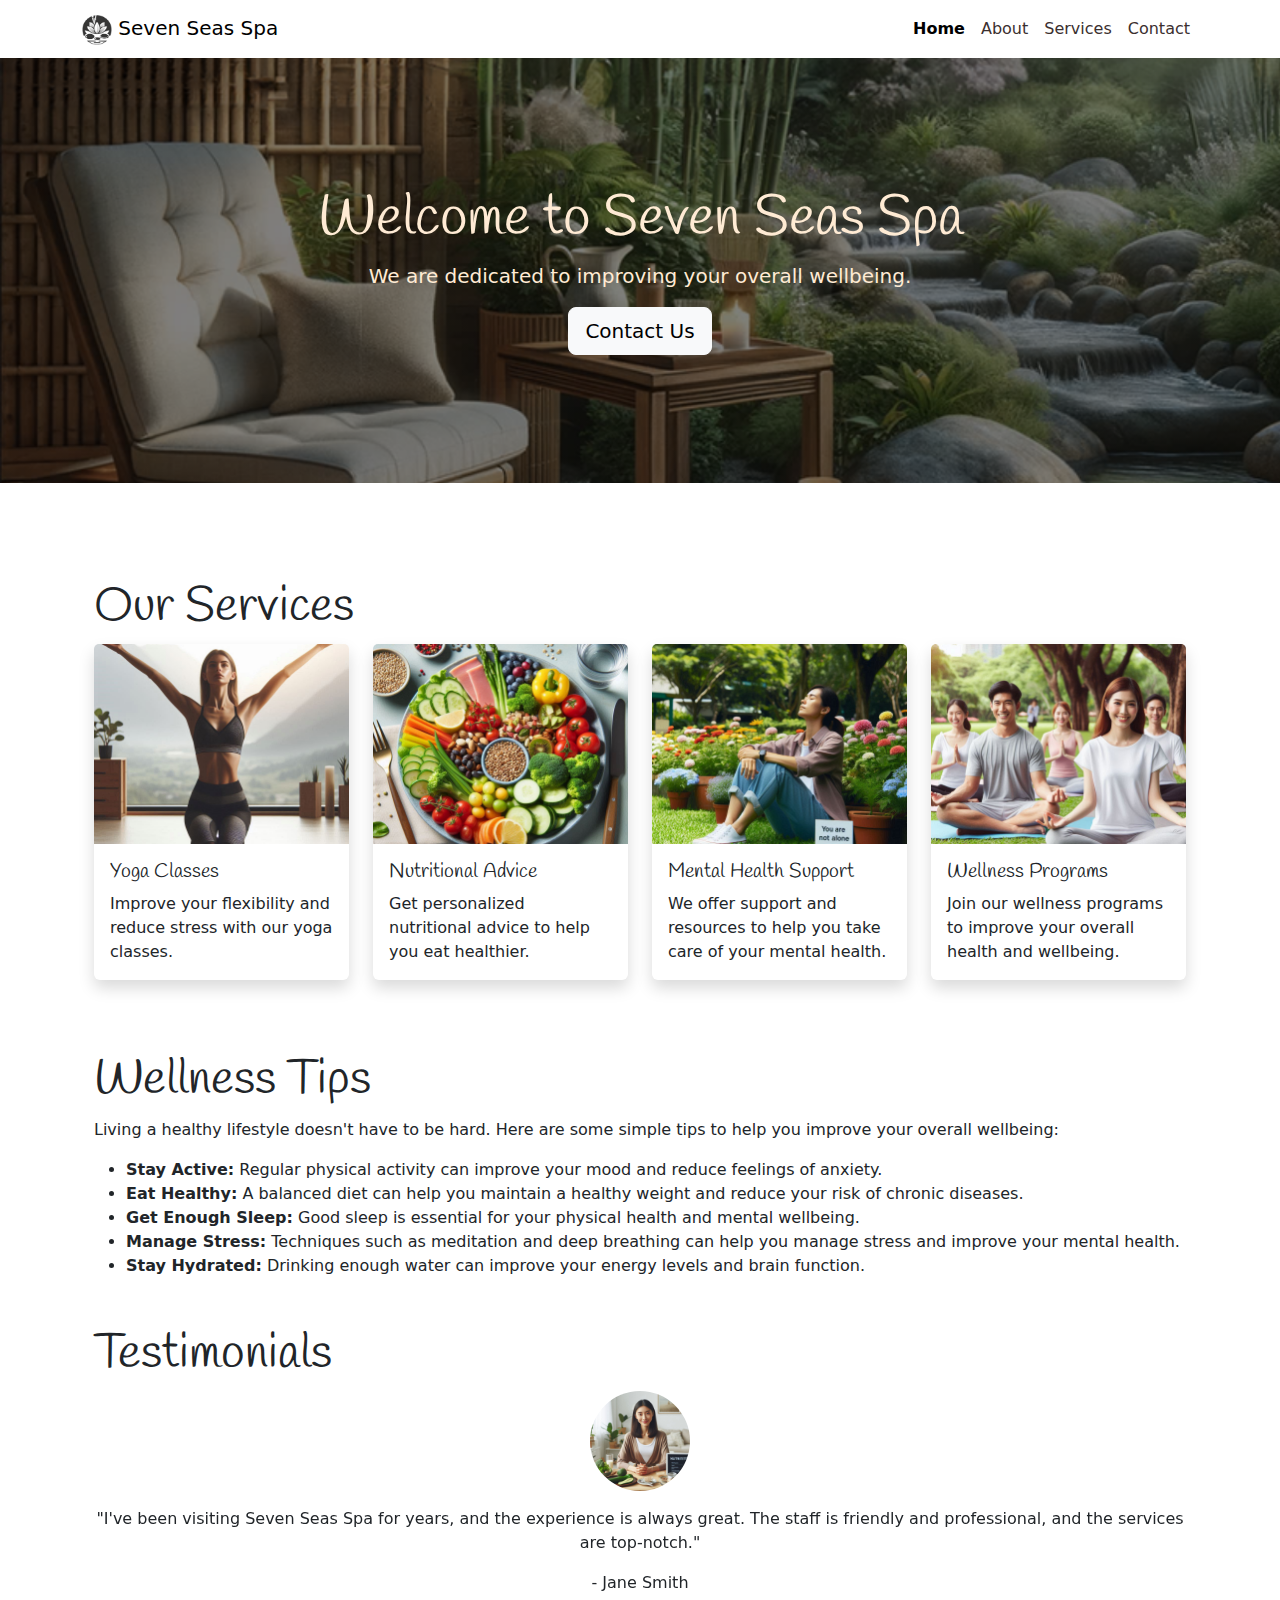
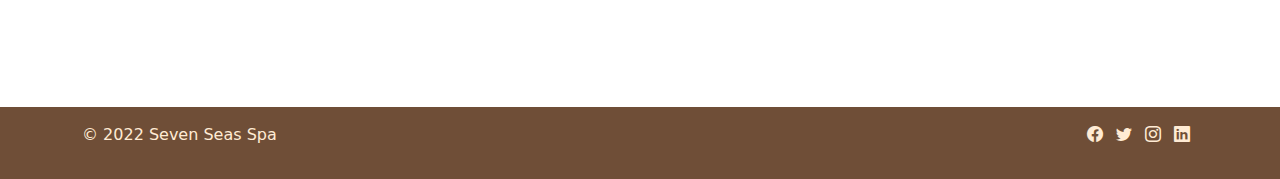
<file: index.html>
<!DOCTYPE html>
<html lang="en">

<head>
    <meta charset="UTF-8">
    <meta name="viewport" content="width=device-width, initial-scale=1.0">
    <link href="https://cdn.jsdelivr.net/npm/bootstrap@5.3.3/dist/css/bootstrap.min.css" rel="stylesheet"
        integrity="sha384-QWTKZyjpPEjISv5WaRU9OFeRpok6YctnYmDr5pNlyT2bRjXh0JMhjY6hW+ALEwIH" crossorigin="anonymous">
    <link rel="stylesheet" href="https://cdn.jsdelivr.net/npm/bootstrap-icons@1.11.3/font/bootstrap-icons.min.css">
    <link href="https://fonts.googleapis.com/css2?family=Handlee&display=swap" rel="stylesheet">
    <title>Seven Seas Spa</title>
    <style>
        /* Apply the Handlee font to all headings */
        h1,
        h2,
        h3,
        h4,
        h5,
        h6 {
            font-family: 'Handlee', cursive;
        }

        .navbar-custom {
            color: #3B2F2F;
        }

        .navbar-custom .nav-link {
            color: #3B2F2F;
        }

        .navbar-custom .nav-link.active {
            font-weight: bold;
        }

        /* Make the navbar sticky */
        .navbar {
            position: sticky;
            top: 0;
            z-index: 1000;
        }

        /* Style the hero section */
        .hero {
            background: linear-gradient(rgba(0, 0, 0, 0.5), rgba(0, 0, 0, 0.5)), url('assets/images/hero.png');
            background-size: cover;
            background-repeat: no-repeat;
            background-attachment: fixed;
            color: #FFEBD4;
            padding: 8rem 0;
        }

        body {
            display: flex;
            flex-direction: column;
            min-height: 100vh;
        }

        /* 
        This CSS rule adds padding to the left and right of the body and main elements. 
        This ensures that the content is not right up against the viewport on small screens.
        */
        main {
            margin: 2rem 0;
        }

        /* Style the footer */
        .footer {
            margin-top: auto;
            background-color: #6F4E37;
            color: #FFEBD4;
        }

        .footer i.bi {
            color: #FFEBD4;
        }

        /* Highlight the active nav link */
        .nav-item.active .nav-link {
            color: #000000;
            /* Change to the color you want */
            font-weight: bolder;
            /* Makes the text bold */
        }

        /* Style the service cards */
        .card {
            border: none;
        }

        .card-img-top {
            height: 200px;
            object-fit: cover;
        }

        /* Set the size of the testimonial images */
        .testimonial-image {
            width: 100px;
            height: 100px;
        }

        /* Applies rounded corners to images with the 'rounded-image' class. Adjust the border-radius value to control the roundness. */
        .rounded-image {
            border-radius: 15px;
            /* Adjust the px value as needed */
        }
    </style>
</head>

<body>
    <nav class="navbar navbar-expand-lg navbar-light bg-white navbar-custom">
        <div class="container">
            <a class="navbar-brand" href="#">
                <img src="assets/images/logo.png" alt="Logo" width="30" height="30">
                Seven Seas Spa
            </a>
            <button class="navbar-toggler" type="button" data-bs-toggle="collapse" data-bs-target="#navbarNav"
                aria-controls="navbarNav" aria-expanded="false" aria-label="Toggle navigation">
                <span class="navbar-toggler-icon"></span>
            </button>
            <div class="collapse navbar-collapse" id="navbarNav">
                <ul class="navbar-nav ms-auto">
                    <li class="nav-item">
                        <a class="nav-link active" aria-current="page" href="#">Home</a>
                    </li>
                    <li class="nav-item">
                        <a class="nav-link" href="#">About</a>
                    </li>
                    <li class="nav-item">
                        <a class="nav-link" href="#">Services</a>
                    </li>
                    <li class="nav-item">
                        <a class="nav-link" href="#">Contact</a>
                    </li>
                </ul>
            </div>
        </div>
    </nav>

    <!-- Hero Section -->
    <header class="hero text-center" id="mainContent">
        <div class="container">
            <h1 class="display-4">
                <span class="hero-part-1">Welcome to</span>
                <span class="hero-part-2">Seven Seas Spa</span>
            </h1>
            <p class="lead">We are dedicated to improving your overall wellbeing.</p>
            <a href="contact.html" class="btn btn-light btn-lg" role="button" tabindex="0">Contact Us</a>
        </div>
    </header>


    <!-- Main Section -->
    <main class="container my-5">
        <div class="container">
            <!-- Services Overview -->
            <section class="my-5">
                <h2 class="display-5">Our Services</h2>
                <div class="row">
                    <div class="col-lg-3 col-md-6 mb-4 d-flex align-items-stretch">
                        <div class="card shadow" tabindex="0">
                            <img src="assets/images/yoga.png" alt="Yoga Class" class="card-img-top">
                            <div class="card-body">
                                <h5 class="card-title">Yoga Classes</h5>
                                <p class="card-text">Improve your flexibility and reduce stress with our yoga classes.
                                </p>
                            </div>
                        </div>
                    </div>
                    <div class="col-lg-3 col-md-6 mb-4 d-flex align-items-stretch">
                        <div class="card shadow" tabindex="0">
                            <img src="assets/images/nutrition.png" alt="Nutritional Advice" class="card-img-top">
                            <div class="card-body">
                                <h5 class="card-title">Nutritional Advice</h5>
                                <p class="card-text">Get personalized nutritional advice to help you eat healthier.</p>
                            </div>
                        </div>
                    </div>
                    <div class="col-lg-3 col-md-6 mb-4 d-flex align-items-stretch">
                        <div class="card shadow" tabindex="0">
                            <img src="assets/images/mental_health.png" class="card-img-top" alt="Mental Health">
                            <div class="card-body">
                                <h5 class="card-title">Mental Health Support</h5>
                                <p class="card-text">We offer support and resources to help you take care of your mental
                                    health.</p>
                            </div>
                        </div>
                    </div>
                    <div class="col-lg-3 col-md-6 mb-4 d-flex align-items-stretch">
                        <div class="card shadow" tabindex="0">
                            <img src="assets/images/wellness.png" class="card-img-top" alt="Wellness Programs">
                            <div class="card-body">
                                <h5 class="card-title">Wellness Programs</h5>
                                <p class="card-text">Join our wellness programs to improve your overall health and
                                    wellbeing.</p>
                            </div>
                        </div>
                    </div>
                </div>
            </section>
            <!-- Wellness Tips Section -->
            <section class="my-5">
                <h2 class="display-5">Wellness Tips</h2>
                <p>Living a healthy lifestyle doesn't have to be hard. Here are some simple tips to help you improve
                    your
                    overall wellbeing:</p>
                <ul>
                    <li><strong>Stay Active:</strong> Regular physical activity can improve your mood and reduce
                        feelings of
                        anxiety.</li>
                    <li><strong>Eat Healthy:</strong> A balanced diet can help you maintain a healthy weight and reduce
                        your
                        risk of chronic diseases.</li>
                    <li><strong>Get Enough Sleep:</strong> Good sleep is essential for your physical health and mental
                        wellbeing.</li>
                    <li><strong>Manage Stress:</strong> Techniques such as meditation and deep breathing can help you
                        manage
                        stress and improve your mental health.</li>
                    <li><strong>Stay Hydrated:</strong> Drinking enough water can improve your energy levels and brain
                        function.</li>
                </ul>
            </section>
            <!-- Testimonial Section -->
            <section class="my-5">
                <h2 class="display-5">Testimonials</h2>
                <div id="testimonialCarousel" class="carousel slide" data-bs-ride="carousel" role="region"
                    aria-label="Testimonials" tabindex="0">
                    <div class="carousel-inner">
                        <div class="carousel-item active">
                            <div class="testimonial text-center">
                                <img src="assets/images/jane_smith.png" alt="Profile Picture of Jane Smith"
                                    class="rounded-circle mb-3 testimonial-image">
                                <p>"I&apos;ve been visiting Seven Seas Spa for years, and the experience is always
                                    great. The
                                    staff is friendly and professional, and the services are top-notch."</p>
                                <p>- Jane Smith</p>
                            </div>
                        </div>
                        <div class="carousel-item">
                            <div class="testimonial text-center">
                                <img src="assets/images/john_doe.png" alt="Profile Picture of John Doe"
                                    class="rounded-circle mb-3 testimonial-image">
                                <p>"The wellness programs at Seven Seas Spa have helped me improve my overall health and
                                    wellbeing. I highly recommend them."</p>
                                <p>- John Doe</p>
                            </div>
                        </div>
                        <div class="carousel-item">
                            <div class="testimonial text-center">
                                <img src="assets/images/emily_johnson.png" alt="Profile Picture of Emily Johnson"
                                    class="rounded-circle mb-3 testimonial-image">
                                <p>"The spa treatments at Seven Seas Spa are the best I've ever had. I always leave
                                    feeling refreshed and rejuvenated."</p>
                                <p>- Emily Johnson</p>
                            </div>
                        </div>
                        <div class="carousel-item">
                            <div class="testimonial text-center">
                                <img src="assets\images\testimonial4.png" alt="Profile Picture of Micheal Brown"
                                    class="rounded-circle mb-3 testimonial-image">
                                <p>"I love the relaxing atmosphere at Seven Seas Spa. It's the perfect place to unwind
                                    after a long week."</p>
                                <p>- Michael Brown</p>
                            </div>
                        </div>
                    </div>
                    <button class="carousel-control-prev" type="button" data-bs-target="#testimonialCarousel"
                        data-bs-slide="prev">
                        <span class="carousel-control-prev-icon" aria-hidden="true"></span>
                        <span class="visually-hidden">Previous</span>
                    </button>
                    <button class="carousel-control-next" type="button" data-bs-target="#testimonialCarousel"
                        data-bs-slide="next">
                        <span class="carousel-control-next-icon" aria-hidden="true"></span>
                        <span class="visually-hidden">Next</span>
                    </button>
                </div>
            </section>
        </div>
    </main>

    <!-- Footer -->
    <footer class="footer text-center text-lg-start py-3 mt-auto">
        <div class="container">
            <div class="row">
                <div class="col-md-6 text-md-start mb-3 mb-md-0">
                    <p>© 2022 Seven Seas Spa</p>
                </div>
                <div class="col-md-6 text-md-end">
                    <a href="https://www.facebook.com/Code.InstituteIRL/" target="_blank" rel="noopener noreferrer"
                        aria-label="Visit our Facebook page" class="me-2"><i class="bi bi-facebook"></i></a>
                    <a href="https://x.com/codeinstitute" target="_blank" rel="noopener noreferrer"
                        aria-label="Follow us on Twitter" class="me-2"><i class="bi bi-twitter"></i></a>
                    <a href="https://www.instagram.com/codeinstitute/" target="_blank" rel="noopener noreferrer"
                        aria-label="Follow us on Instagram" class="me-2"><i class="bi bi-instagram"></i></a>
                    <a href="https://www.linkedin.com/school/code-institute/" target="_blank" rel="noopener noreferrer"
                        aria-label="Connect with us on LinkedIn" class="me-2"><i class="bi bi-linkedin"></i></a>
                </div>
            </div>
        </div>
    </footer>

    <script src="https://cdn.jsdelivr.net/npm/bootstrap@5.3.3/dist/js/bootstrap.bundle.min.js"
        integrity="sha384-YvpcrYf0tY3lHB60NNkmXc5s9fDVZLESaAA55NDzOxhy9GkcIdslK1eN7N6jIeHz"
        crossorigin="anonymous"></script>
</body>

</html>
</file>
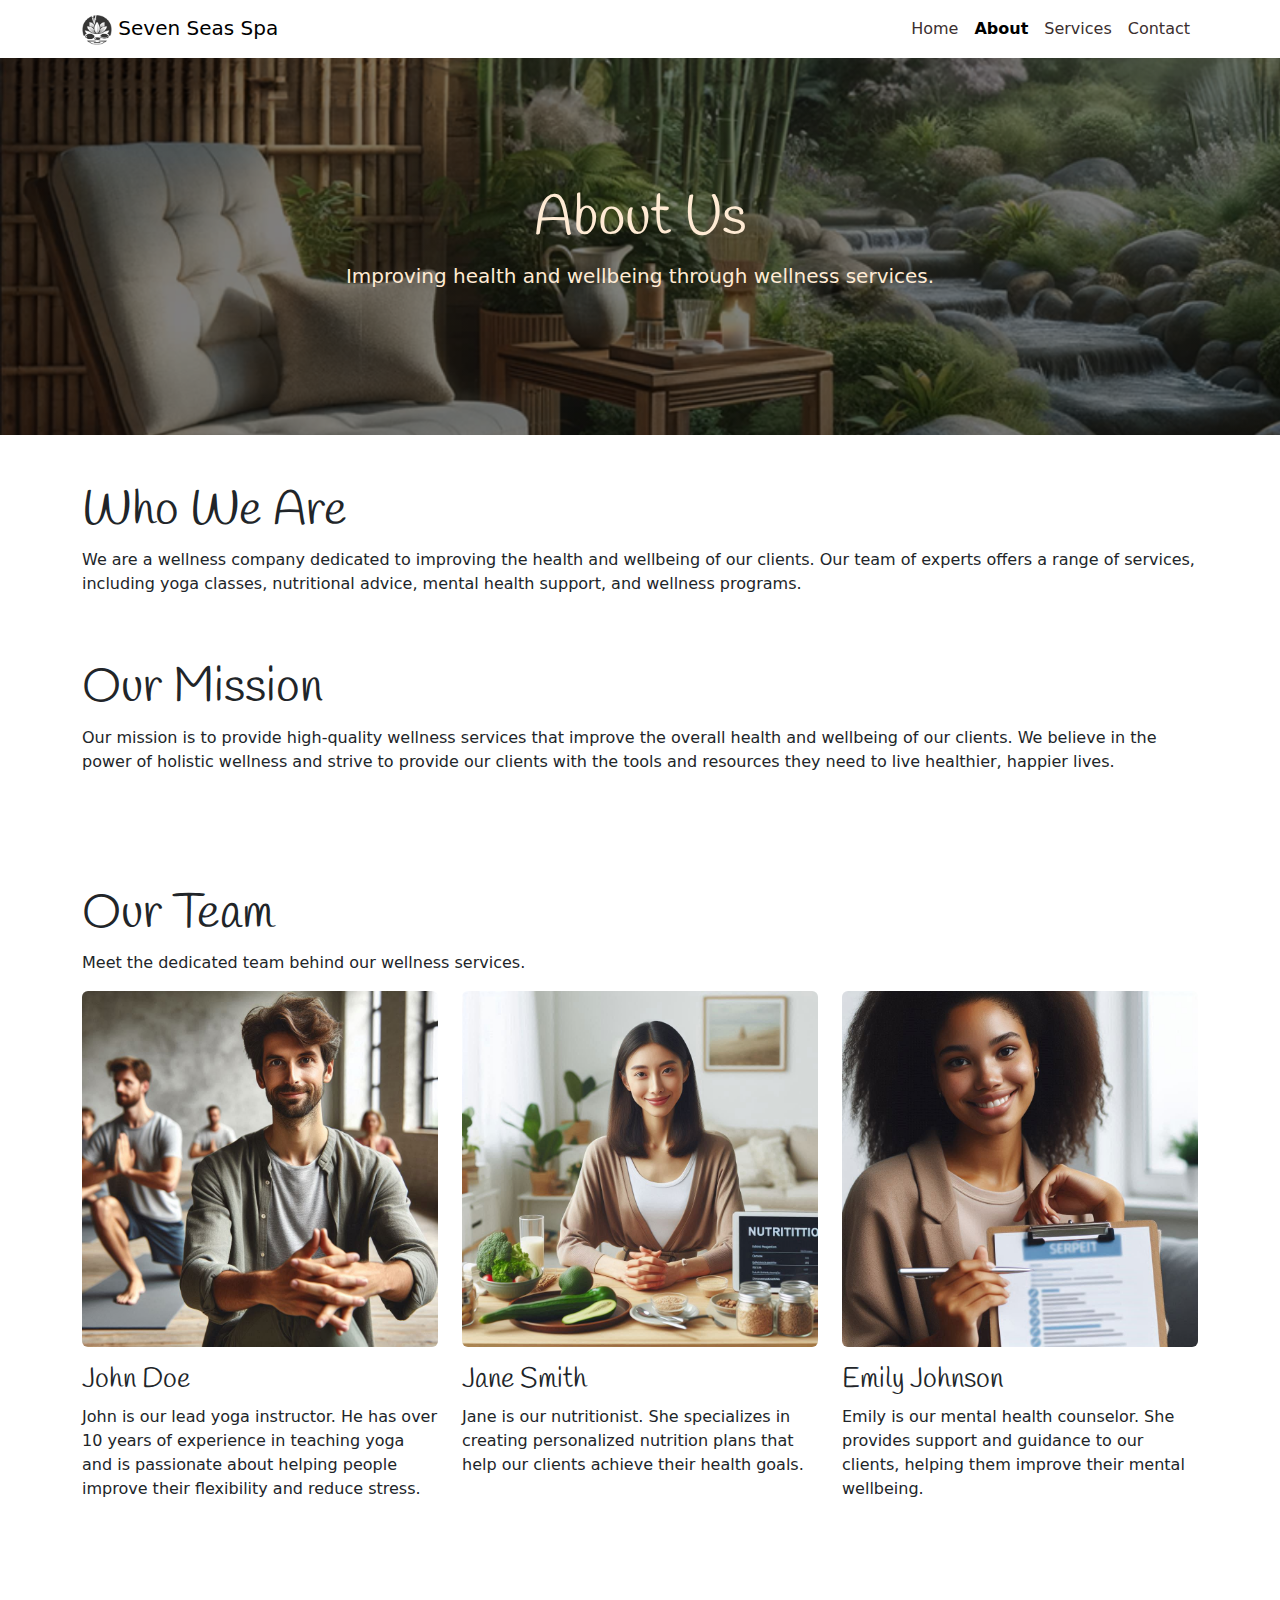
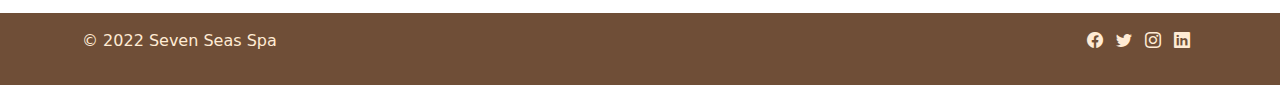
<file: about.html>
<!DOCTYPE html>
<html lang="en">

<head>
    <meta charset="UTF-8">
    <meta name="viewport" content="width=device-width, initial-scale=1.0">
    <link href="https://cdn.jsdelivr.net/npm/bootstrap@5.3.3/dist/css/bootstrap.min.css" rel="stylesheet"
        integrity="sha384-QWTKZyjpPEjISv5WaRU9OFeRpok6YctnYmDr5pNlyT2bRjXh0JMhjY6hW+ALEwIH" crossorigin="anonymous">
    <link rel="stylesheet" href="https://cdn.jsdelivr.net/npm/bootstrap-icons@1.11.3/font/bootstrap-icons.min.css">
    <link href="https://fonts.googleapis.com/css2?family=Handlee&display=swap" rel="stylesheet">
    <link rel="stylesheet" href="assets/css/style.css">
    <title>Seven Seas Spa</title>
</head>

<body>
    <!-- Navigation Bar -->
    <nav class="navbar navbar-expand-lg navbar-light bg-white navbar-custom">
        <div class="container">
            <a class="navbar-brand" href="about.html">
                <img src="assets/images/logo.png" alt="Logo" width="30" height="30">
                Seven Seas Spa
            </a>
            <button class="navbar-toggler" type="button" data-bs-toggle="collapse" data-bs-target="#navbarNav"
                aria-controls="navbarNav" aria-expanded="false" aria-label="Toggle navigation">
                <span class="navbar-toggler-icon"></span>
            </button>
            <div class="collapse navbar-collapse" id="navbarNav">
                <ul class="navbar-nav ms-auto">
                    <li class="nav-item">
                        <a class="nav-link" href="index.html">Home</a>
                    </li>
                    <li class="nav-item">
                        <a class="nav-link active" aria-current="page" href="about.html">About</a>
                    </li>
                    <li class="nav-item">
                        <a class="nav-link" href="services.html">Services</a>
                    </li>
                    <li class="nav-item">
                        <a class="nav-link" href="contact.html">Contact</a>
                    </li>
                </ul>
            </div>
        </div>
    </nav>

    <!-- Hero Section -->
    <header class="hero text-center" id="mainContent">
        <div class="container">
            <h1 class="display-4">About Us</h1>
            <p class="lead">Improving health and wellbeing through wellness services.</p>
        </div>
    </header>

    <!-- Main Section -->

    <main class="container my-5">
        <div class="row">
            <h2 class="display-5">Who We Are</h2>
            <p>We are a wellness company dedicated to improving the health and wellbeing of our clients. Our team of
                experts offers a range of services, including yoga classes, nutritional advice, mental health
                support,
                and wellness programs.</p>

            <!-- About Us Section -->
            <section class="my-5">
                <h2 class="display-5">Our Mission</h2>
                <p>Our mission is to provide high-quality wellness services that improve the overall health and
                    wellbeing of our clients. We believe in the power of holistic wellness and strive to provide our
                    clients with the tools and resources they need to live healthier, happier lives.</p>
            </section>

            <!-- Our Team Section -->
            <section class="my-5">
                <h2 class="display-5">Our Team</h2>
                <p>Meet the dedicated team behind our wellness services.</p>

                <div class="row">
                    <div class="col-md-4">
                        <img src="./assets/images/john_doe.png" alt="John Doe" class="img-fluid rounded mb-3">
                        <h3>John Doe</h3>
                        <p>John is our lead yoga instructor. He has over 10 years of experience in teaching yoga and
                            is
                            passionate about helping people improve their flexibility and reduce stress.</p>
                    </div>
                    <div class="col-md-4">
                        <img src="./assets/images/jane_smith.png" alt="Jane Smith" class="img-fluid rounded mb-3">
                        <h3>Jane Smith</h3>
                        <p>Jane is our nutritionist. She specializes in creating personalized nutrition plans that
                            help
                            our clients achieve their health goals.</p>
                    </div>
                    <div class="col-md-4">
                        <img src="./assets/images/emily_johnson.png" alt="Emily Johnson" class="img-fluid rounded mb-3">
                        <h3>Emily Johnson</h3>
                        <p>Emily is our mental health counselor. She provides support and guidance to our clients,
                            helping them improve their mental wellbeing.</p>
                    </div>
                </div>
            </section>
        </div>
    </main>

    <!-- Footer -->
    <footer class="footer text-center text-lg-start py-3 mt-auto">
        <div class="container">
            <div class="row">
                <div class="col-md-6 text-md-start mb-3 mb-md-0">
                    <p>© 2022 Seven Seas Spa</p>
                </div>
                <div class="col-md-6 text-md-end">
                    <a href="https://www.facebook.com/Code.InstituteIRL/" target="_blank" rel="noopener noreferrer"
                        aria-label="Visit our Facebook page" class="me-2"><i class="bi bi-facebook"></i></a>
                    <a href="https://x.com/codeinstitute" target="_blank" rel="noopener noreferrer"
                        aria-label="Follow us on Twitter" class="me-2"><i class="bi bi-twitter"></i></a>
                    <a href="https://www.instagram.com/codeinstitute/" target="_blank" rel="noopener noreferrer"
                        aria-label="Follow us on Instagram" class="me-2"><i class="bi bi-instagram"></i></a>
                    <a href="https://www.linkedin.com/school/code-institute/" target="_blank" rel="noopener noreferrer"
                        aria-label="Connect with us on LinkedIn" class="me-2"><i class="bi bi-linkedin"></i></a>
                </div>
            </div>
        </div>
    </footer>

    <script src="https://cdn.jsdelivr.net/npm/bootstrap@5.3.3/dist/js/bootstrap.bundle.min.js"
        integrity="sha384-YvpcrYf0tY3lHB60NNkmXc5s9fDVZLESaAA55NDzOxhy9GkcIdslK1eN7N6jIeHz"
        crossorigin="anonymous"></script>

</body>
</file>
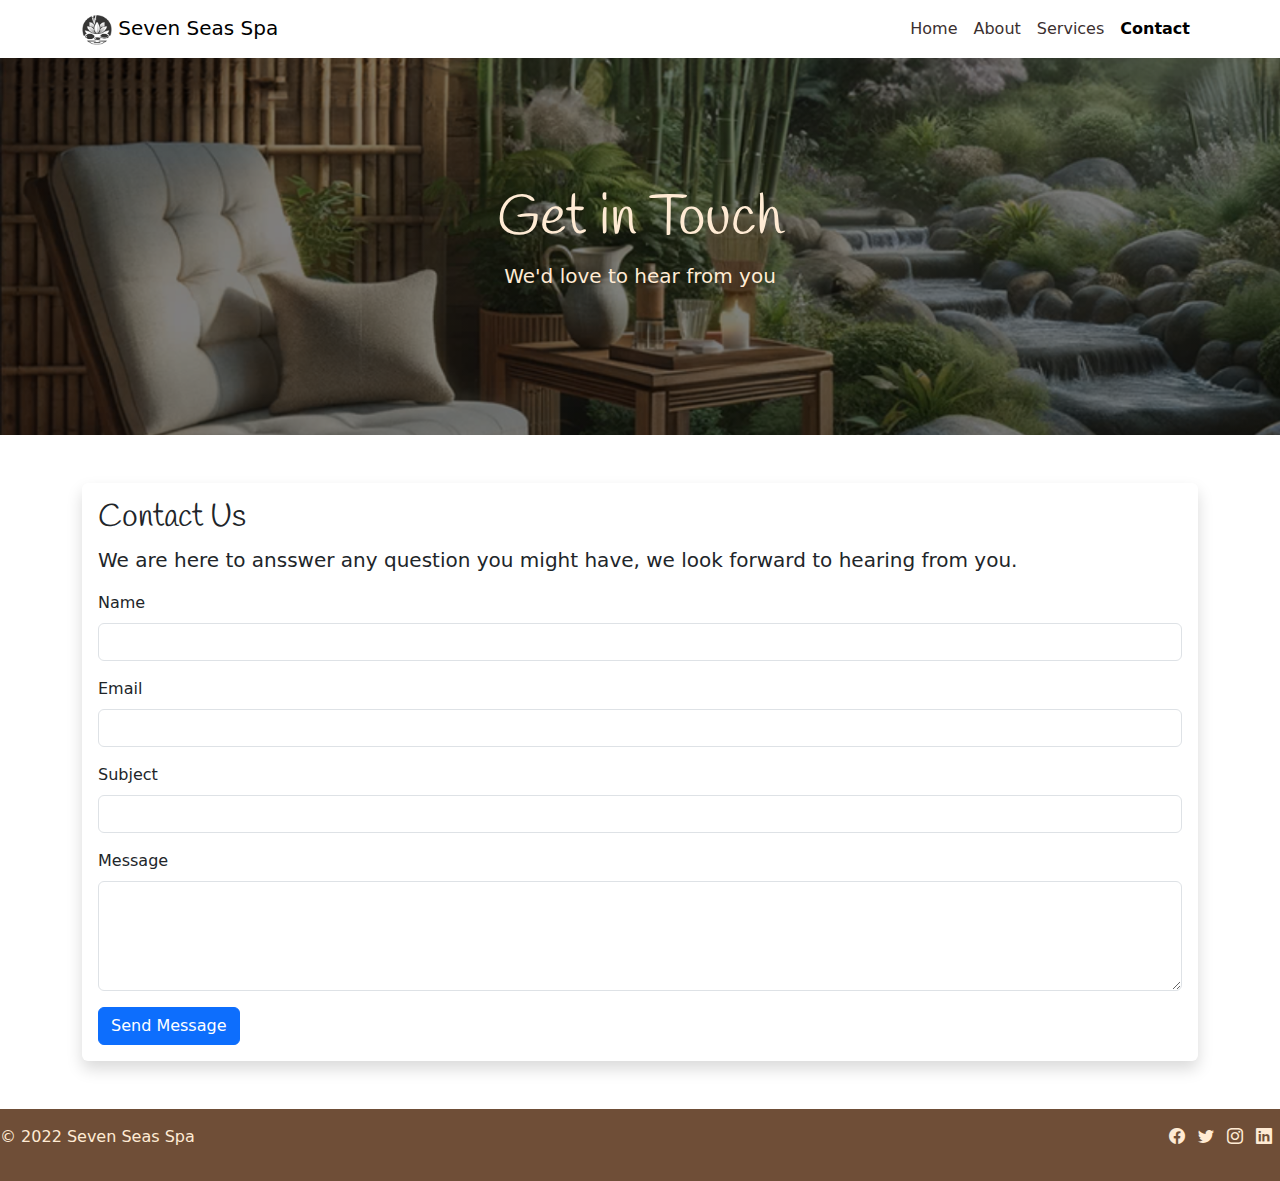
<file: contact.html>
<!DOCTYPE html>
<html lang="en">

<head>
    <meta charset="UTF-8">
    <meta name="viewport" content="width=device-width, initial-scale=1.0">
    <link href="https://cdn.jsdelivr.net/npm/bootstrap@5.3.3/dist/css/bootstrap.min.css" rel="stylesheet"
        integrity="sha384-QWTKZyjpPEjISv5WaRU9OFeRpok6YctnYmDr5pNlyT2bRjXh0JMhjY6hW+ALEwIH" crossorigin="anonymous">
    <link rel="stylesheet" href="https://cdn.jsdelivr.net/npm/bootstrap-icons@1.11.3/font/bootstrap-icons.min.css">
    <link href="https://fonts.googleapis.com/css2?family=Handlee&display=swap" rel="stylesheet">
    <title>Contact - Seven Seas Spa</title>
    <link rel="stylesheet" href="assets/css/style.css">
</head>

<body>
    <nav class="navbar navbar-expand-lg navbar-light bg-white navbar-custom">
        <div class="container">
            <a class="navbar-brand" href="contact.html">
                <img src="assets/images/logo.png" alt="Logo" width="30" height="30">
                Seven Seas Spa
            </a>
            <button class="navbar-toggler" type="button" data-bs-toggle="collapse" data-bs-target="#navbarNav"
                aria-controls="navbarNav" aria-expanded="false" aria-label="Toggle navigation">
                <span class="navbar-toggler-icon"></span>
            </button>
            <div class="collapse navbar-collapse" id="navbarNav">
                <ul class="navbar-nav ms-auto">
                    <li class="nav-item">
                        <a class="nav-link" href="index.html">Home</a>
                    </li>
                    <li class="nav-item">
                        <a class="nav-link" href="about.html">About</a>
                    </li>
                    <li class="nav-item">
                        <a class="nav-link" href="services.html">Services</a>
                    </li>
                    <li class="nav-item">
                        <a class="nav-link active" aria-current="page" href="contact.html">Contact</a>
                    </li>
                </ul>
            </div>
        </div>
    </nav>

    <!-- Hero Section (empty) -->

    <header class="hero text-center" id="mainContent">
        <div class="container">
            <h1 class="display-4">Get in Touch</h1>
            <p class="lead">We'd love to hear from you</p>
        </div>
    </header>

    <!-- Main Section -->

    <main class="container my-5">
        <div class="card shadow">
            <div class="card-body">
                <h2 class="card-title">Contact Us</h2>
                <p class="lead">We are here to ansswer any question you might have, we look forward to hearing from you.
                </p>
                <form action="thank-you.html" method="get">
                    <div class="mb-3">
                        <label for="name" class="form-label">Name</label>
                        <input type="text" class="form-control" id="name" required>
                    </div>
                    <div class="mb-3">
                        <label for="email" class="form-label">Email</label>
                        <input type="email" class="form-control" id="email" required>
                    </div>
                    <div class="mb-3">
                        <label for="subject" class="form-label">Subject</label>
                        <input type="text" class="form-control" id="subject" required>
                    </div>
                    <div class="mb-3">
                        <label for="message" class="form-label">Message</label>
                        <textarea class="form-control" id="message" rows="4" required></textarea>
                    </div>
                    <button type="submit" class="btn btn-primary">Send Message</button>
                </form>
            </div>
        </div>
    </main>

    <!-- Footer -->
    <footer class="footer text-center text-lg-start py-3 mt-auto">
        <div class="container"></div>
        <div class="row">
            <div class="col-md-6 text-md-start mb-3 mb-md-0">
                <p>© 2022 Seven Seas Spa</p>
            </div>
            <div class="col-md-6 text-md-end">
                <a href="https://www.facebook.com/Code.InstituteIRL/" target="_blank" rel="noopener noreferrer"
                    aria-label="Visit our Facebook page" class="me-2"><i class="bi bi-facebook"></i></a>
                <a href="https://x.com/codeinstitute" target="_blank" rel="noopener noreferrer"
                    aria-label="Follow us on Twitter" class="me-2"><i class="bi bi-twitter"></i></a>
                <a href="https://www.instagram.com/codeinstitute/" target="_blank" rel="noopener noreferrer"
                    aria-label="Follow us on Instagram" class="me-2"><i class="bi bi-instagram"></i></a>
                <a href="https://www.linkedin.com/school/code-institute/" target="_blank" rel="noopener noreferrer"
                    aria-label="Connect with us on LinkedIn" class="me-2"><i class="bi bi-linkedin"></i></a>
            </div>
        </div>
    </footer>

    <script src="https://cdn.jsdelivr.net/npm/bootstrap@5.3.3/dist/js/bootstrap.bundle.min.js"
        integrity="sha384-YvpcrYf0tY3lHB60NNkmXc5s9fDVZLESaAA55NDzOxhy9GkcIdslK1eN7N6jIeHz"
        crossorigin="anonymous"></script>
</body>

</html>
</file>
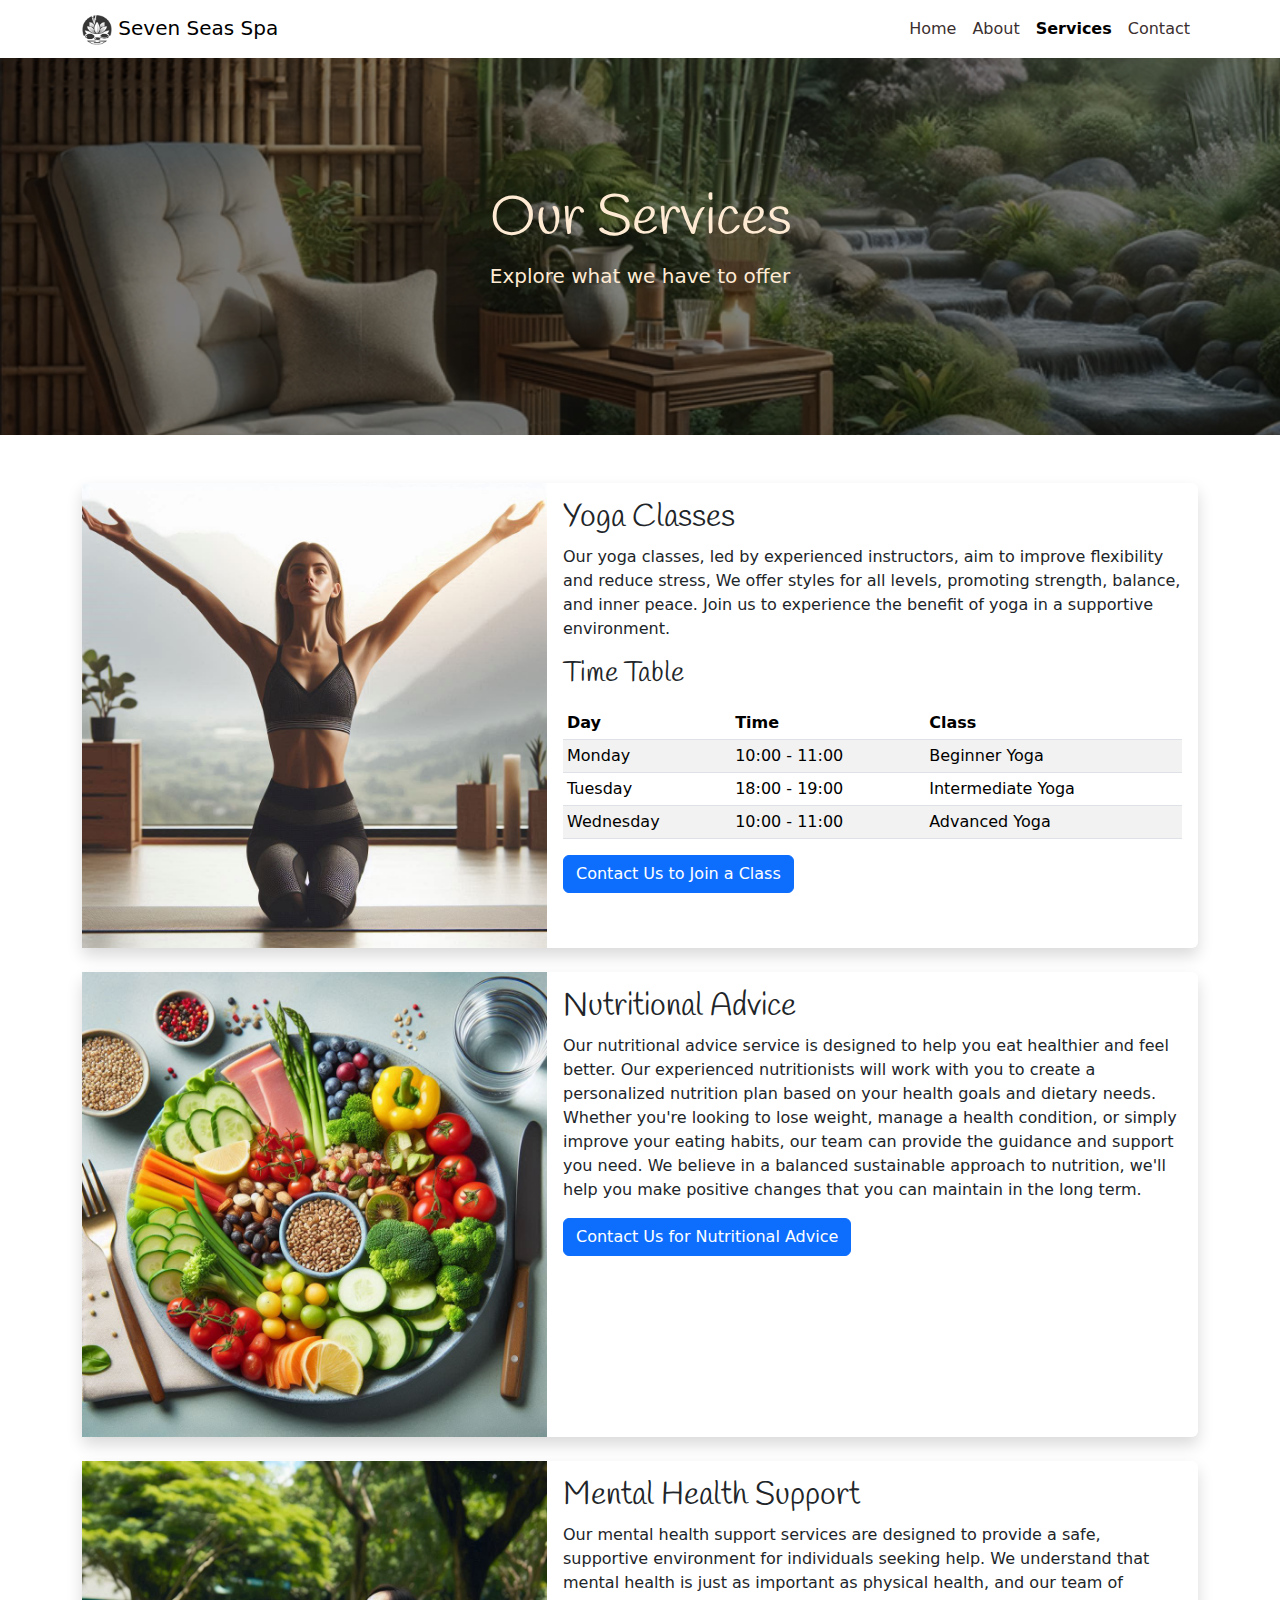
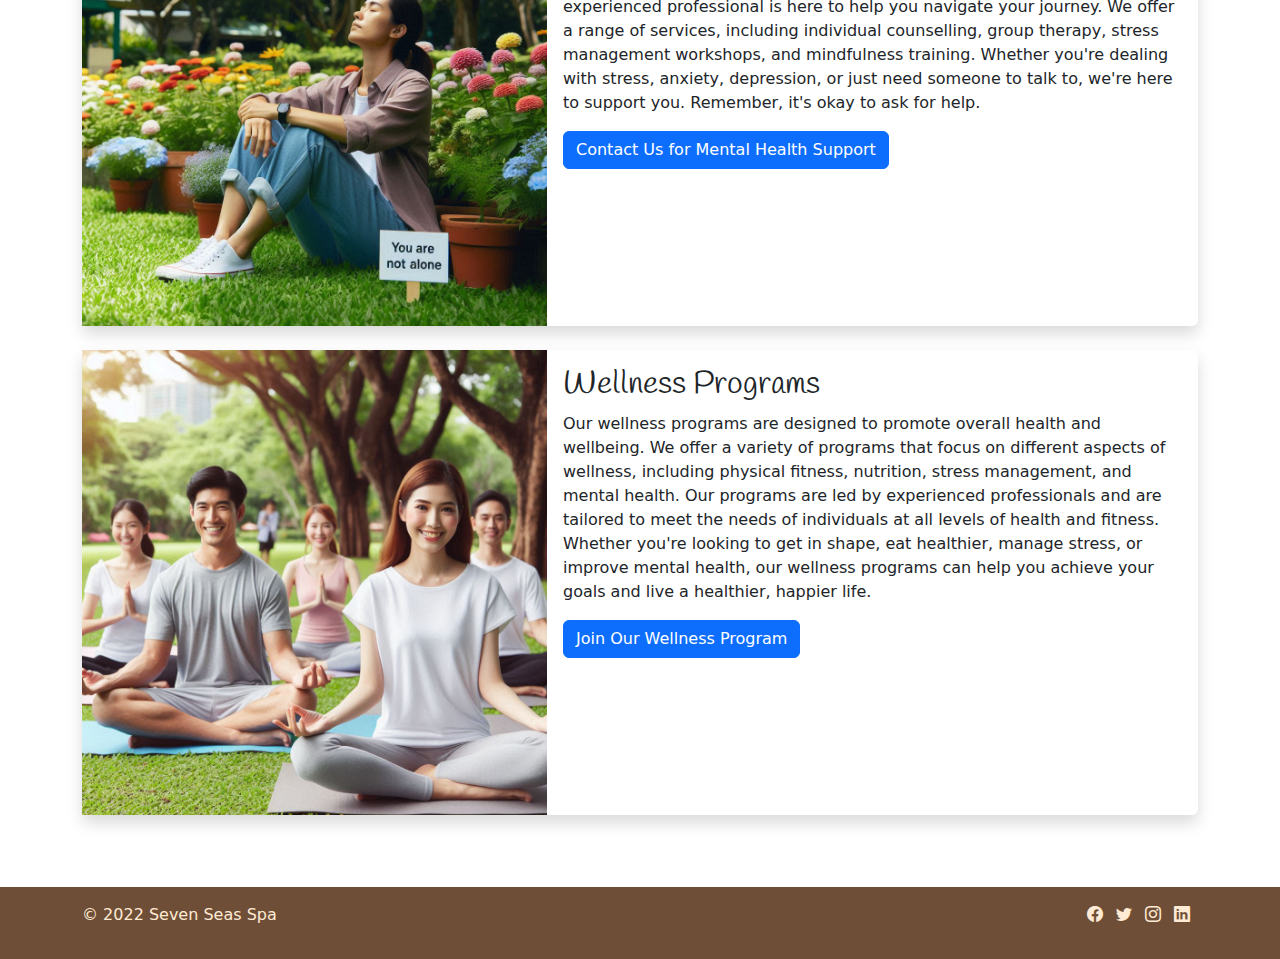
<file: services.html>
<!DOCTYPE html>
<html lang="en">

<head>
    <meta charset="UTF-8">
    <meta name="viewport" content="width=device-width, initial-scale=1.0">
    <link href="https://cdn.jsdelivr.net/npm/bootstrap@5.3.3/dist/css/bootstrap.min.css" rel="stylesheet"
        integrity="sha384-QWTKZyjpPEjISv5WaRU9OFeRpok6YctnYmDr5pNlyT2bRjXh0JMhjY6hW+ALEwIH" crossorigin="anonymous">
    <link rel="stylesheet" href="https://cdn.jsdelivr.net/npm/bootstrap-icons@1.11.3/font/bootstrap-icons.min.css">
    <link href="https://fonts.googleapis.com/css2?family=Handlee&display=swap" rel="stylesheet">
    <title>Our Services - Seven Seas Spa</title>
    <link rel="stylesheet" href="assets/css/style.css">
</head>

<body>
    <nav class="navbar navbar-expand-lg navbar-light bg-white navbar-custom">
        <div class="container">
            <a class="navbar-brand" href="services.html">
                <img src="assets/images/logo.png" alt="Logo" width="30" height="30">
                Seven Seas Spa
            </a>
            <button class="navbar-toggler" type="button" data-bs-toggle="collapse" data-bs-target="#navbarNav"
                aria-controls="navbarNav" aria-expanded="false" aria-label="Toggle navigation">
                <span class="navbar-toggler-icon"></span>
            </button>
            <div class="collapse navbar-collapse" id="navbarNav">
                <ul class="navbar-nav ms-auto">
                    <li class="nav-item">
                        <a class="nav-link" href="index.html">Home</a>
                    </li>
                    <li class="nav-item">
                        <a class="nav-link" href="about.html">About</a>
                    </li>
                    <li class="nav-item">
                        <a class="nav-link active" aria-current="page" href="services.html">Services</a>
                    </li>
                    <li class="nav-item">
                        <a class="nav-link" href="contact.html">Contact</a>
                    </li>
                </ul>
            </div>
        </div>
    </nav>

    <header class="hero text-center" id="mainContent">
        <div class="container">
            <h1 class="display-4">Our Services</h1>
            <p class="lead">Explore what we have to offer</p>
        </div>
    </header>

    <main class="container my-5">
        <!-- Yoga Classes -->
        <div class="card shadow mb-4">
            <div class="row g-0">
                <div class="col-lg-5">
                    <img src="assets/images/yoga.png" alt="Yoga Class" class="img-fluid h-100 w-100"
                        style="object-fit: cover;">
                </div>
                <div class="col-lg-7">
                    <div class="card-body">
                        <h2 class="card-title">Yoga Classes</h2>
                        <p class="card-text">Our yoga classes, led by experienced instructors, aim to improve
                            flexibility and reduce stress, We offer styles for all levels, promoting strength, balance,
                            and inner peace. Join us to experience the benefit of yoga in a supportive environment.</p>
                        <h3 class="mb-2">Time Table</h3>
                        <table class="table table-sm mt-3 table-striped">
                            <thead>
                                <tr>
                                    <th scope="col">Day</th>
                                    <th scope="col">Time</th>
                                    <th scope="col">Class</th>
                                </tr>
                            </thead>
                            <tbody>
                                <tr>
                                    <td>Monday</td>
                                    <td>10:00 - 11:00</td>
                                    <td>Beginner Yoga</td>
                                </tr>
                                <tr>
                                    <td>Tuesday</td>
                                    <td>18:00 - 19:00</td>
                                    <td>Intermediate Yoga</td>
                                </tr>
                                <tr>
                                    <td>Wednesday</td>
                                    <td>10:00 - 11:00</td>
                                    <td>Advanced Yoga</td>
                                </tr>
                            </tbody>
                        </table>
                        <form class="mt-3" action="contact.html" method="get">
                            <button type="submit" class="btn btn-primary">
                                Contact Us to Join a Class
                            </button>
                        </form>
                    </div>
                </div>
            </div>
        </div>

        <!-- Nutritional Advice -->
        <div class="card shadow mb-4">
            <div class="row g-0">
                <div class="col-lg-5">
                    <img src="assets/images/nutrition.png" class="img-fluid h-100 w-100" alt="Nutritional Advice"
                        style="object-fit: cover;">
                </div>
                <div class="col-lg-7">
                    <div class="card-body">
                        <h2 class="card-title">Nutritional Advice</h2>
                        <p class="card-text">Our nutritional advice service is designed to help you eat healthier and
                            feel better. Our experienced nutritionists will work with you to create a personalized
                            nutrition plan based on your health goals and dietary needs. Whether you're looking to lose
                            weight, manage a health condition, or simply improve your eating habits, our team can
                            provide the guidance and support you need. We believe in a balanced sustainable approach to
                            nutrition, we'll help you make positive changes that you can maintain in the long term.</p>
                        <form class="mt-3" action="contact.html" method="get">
                            <button type="submit" class="btn btn-primary">Contact Us for Nutritional Advice</button>
                        </form>
                    </div>
                </div>
            </div>
        </div>

        <!-- Mental Health Support -->
        <div class="card shadow mb-4">
            <div class="row g-0">
                <div class="col-lg-5">
                    <img src="assets/images/mental_health.png" class="img-fluid h-100 w-100" alt="Mental Health"
                        style="object-fit: cover;">
                </div>
                <div class="col-lg-7">
                    <div class="card-body">
                        <h2 class="card-title">Mental Health Support</h2>
                        <p class="card-text">Our mental health support services are designed to provide a safe,
                            supportive environment for individuals seeking help. We understand that mental health is
                            just as important as physical health, and our team of experienced professional is here to
                            help you navigate your journey. We offer a range of services, including individual
                            counselling, group therapy, stress management workshops, and mindfulness training. Whether
                            you're dealing with stress, anxiety, depression, or just need someone to talk to, we're here
                            to support you. Remember, it's okay to ask for help.</p>
                        <form class="mt-3" action="contact.html" method="get">
                            <button type="submit" class="btn btn-primary">Contact Us for Mental Health Support</button>
                        </form>
                    </div>
                </div>
            </div>
        </div>

        <!-- Wellness Programs -->
        <div class="card shadow mb-4">
            <div class="row g-0">
                <div class="col-lg-5">
                    <img src="assets/images/wellness.png" class="img-fluid h-100 w-100" alt="Wellness Programs"
                        style="object-fit: cover;">
                </div>
                <div class="col-lg-7">
                    <div class="card-body">
                        <h2 class="card-title">Wellness Programs</h2>
                        <p class="card-text">Our wellness programs are designed to promote overall health and wellbeing.
                            We offer a variety of programs that focus on different aspects of wellness, including
                            physical fitness, nutrition, stress management, and mental health. Our programs are led by
                            experienced professionals and are tailored to meet the needs of individuals at all levels of
                            health and fitness. Whether you're looking to get in shape, eat healthier, manage stress, or
                            improve mental health, our wellness programs can help you achieve your goals and live a
                            healthier, happier life.</p>
                        <form class="mt-3" action="contact.html" method="get">
                            <button type="submit" class="btn btn-primary">Join Our Wellness Program</button>
                        </form>
                    </div>
                </div>
            </div>
        </div>
    </main>

    <footer class="footer text-center text-lg-start py-3 mt-auto">
        <div class="container">
            <div class="row">
                <div class="col-md-6 text-md-start mb-3 mb-md-0">
                    <p>© 2022 Seven Seas Spa</p>
                </div>
                <div class="col-md-6 text-md-end">
                    <a href="https://www.facebook.com/Code.InstituteIRL/" target="_blank" rel="noopener noreferrer"
                        aria-label="Visit our Facebook page" class="me-2"><i class="bi bi-facebook"></i></a>
                    <a href="https://x.com/codeinstitute" target="_blank" rel="noopener noreferrer"
                        aria-label="Follow us on Twitter" class="me-2"><i class="bi bi-twitter"></i></a>
                    <a href="https://www.instagram.com/codeinstitute/" target="_blank" rel="noopener noreferrer"
                        aria-label="Follow us on Instagram" class="me-2"><i class="bi bi-instagram"></i></a>
                    <a href="https://www.linkedin.com/school/code-institute/" target="_blank" rel="noopener noreferrer"
                        aria-label="Connect with us on LinkedIn" class="me-2"><i class="bi bi-linkedin"></i></a>
                </div>
            </div>
        </div>
    </footer>

    <script src="https://cdn.jsdelivr.net/npm/bootstrap@5.3.3/dist/js/bootstrap.bundle.min.js"
        integrity="sha384-YvpcrYf0tY3lHB60NNkmXc5s9fDVZLESaAA55NDzOxhy9GkcIdslK1eN7N6jIeHz"
        crossorigin="anonymous"></script>
</body>

</html>
</file>
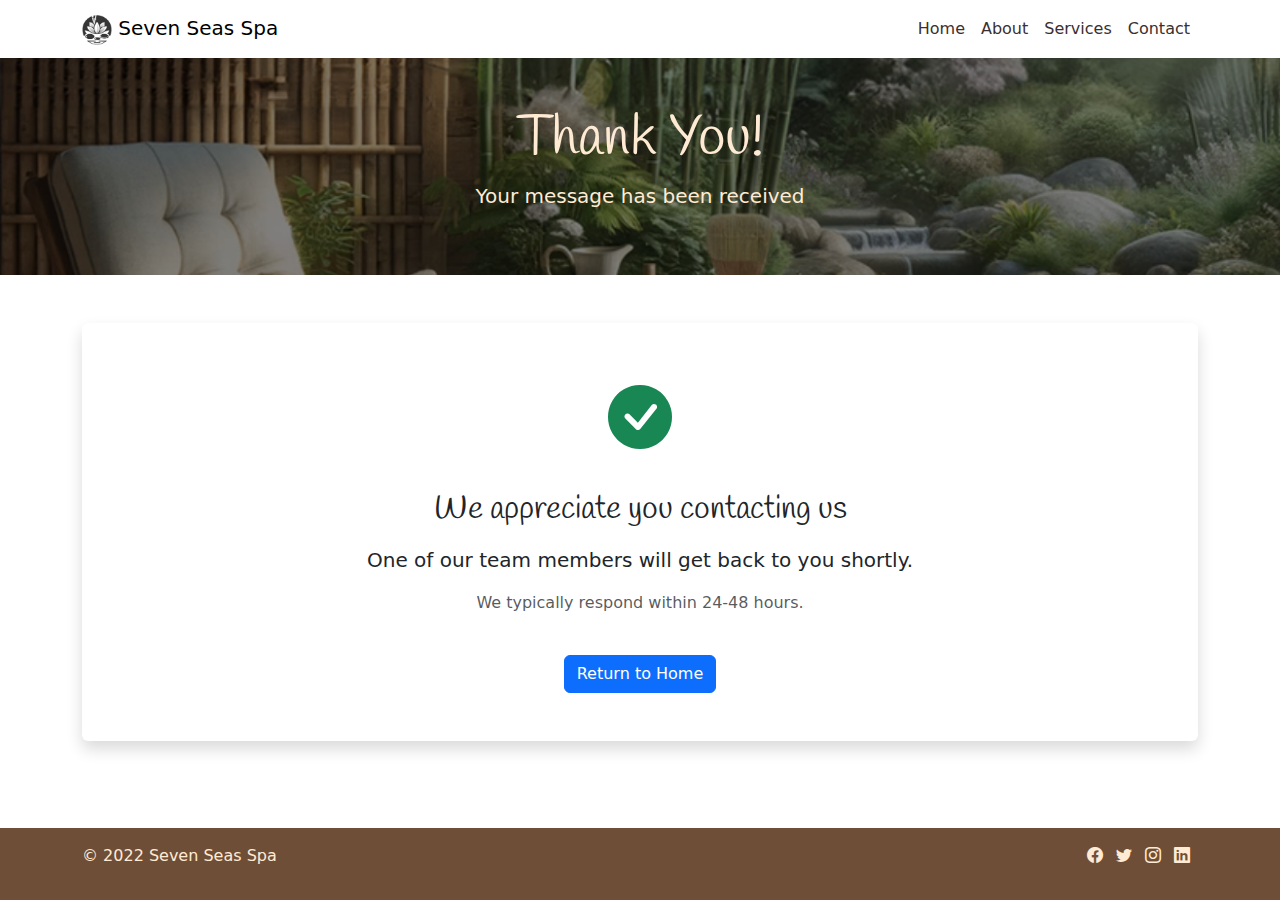
<file: thank-you.html>
<!DOCTYPE html>
<html lang="en">

<head>
    <meta charset="UTF-8">
    <meta name="viewport" content="width=device-width, initial-scale=1.0">
    <link href="https://cdn.jsdelivr.net/npm/bootstrap@5.3.3/dist/css/bootstrap.min.css" rel="stylesheet"
        integrity="sha384-QWTKZyjpPEjISv5WaRU9OFeRpok6YctnYmDr5pNlyT2bRjXh0JMhjY6hW+ALEwIH" crossorigin="anonymous">
    <link rel="stylesheet" href="https://cdn.jsdelivr.net/npm/bootstrap-icons@1.11.3/font/bootstrap-icons.min.css">
    <link href="https://fonts.googleapis.com/css2?family=Handlee&display=swap" rel="stylesheet">
    <title>Thank You - Seven Seas Spa</title>
    <link rel="stylesheet" href="assets/css/style.css">
</head>

<body>
    <nav class="navbar navbar-expand-lg navbar-light bg-white navbar-custom">
        <div class="container">
            <a class="navbar-brand" href="index.html">
                <img src="assets/images/logo.png" alt="Logo" width="30" height="30">
                Seven Seas Spa
            </a>
            <button class="navbar-toggler" type="button" data-bs-toggle="collapse" data-bs-target="#navbarNav"
                aria-controls="navbarNav" aria-expanded="false" aria-label="Toggle navigation">
                <span class="navbar-toggler-icon"></span>
            </button>
            <div class="collapse navbar-collapse" id="navbarNav">
                <ul class="navbar-nav ms-auto">
                    <li class="nav-item">
                        <a class="nav-link" href="index.html">Home</a>
                    </li>
                    <li class="nav-item">
                        <a class="nav-link" href="about.html">About</a>
                    </li>
                    <li class="nav-item">
                        <a class="nav-link" href="services.html">Services</a>
                    </li>
                    <li class="nav-item">
                        <a class="nav-link" href="contact.html">Contact</a>
                    </li>
                </ul>
            </div>
        </div>
    </nav>

    <!-- Hero Section -->
    <header class="hero text-center py-5" id="mainContent">
        <div class="container">
            <h1 class="display-4">Thank You!</h1>
            <p class="lead">Your message has been received</p>
        </div>
    </header>

    <!-- Main Section -->
    <main class="container my-5">
        <div class="card shadow text-center">
            <div class="card-body py-5">
                <i class="bi bi-check-circle-fill text-success" style="font-size: 4rem;"></i>
                <h2 class="card-title mt-4">We appreciate you contacting us</h2>
                <p class="lead mt-3">One of our team members will get back to you shortly.</p>
                <p class="text-muted">We typically respond within 24-48 hours.</p>
                <a href="index.html" class="btn btn-primary mt-4">Return to Home</a>
            </div>
        </div>
    </main>

    <!-- Footer -->
    <footer class="footer text-center text-lg-start py-3 mt-auto">
        <div class="container">
            <div class="row">
                <div class="col-md-6 text-md-start mb-3 mb-md-0">
                    <p>© 2022 Seven Seas Spa</p>
                </div>
                <div class="col-md-6 text-md-end">
                    <a href="https://www.facebook.com/Code.InstituteIRL/" target="_blank" rel="noopener noreferrer"
                        aria-label="Visit our Facebook page" class="me-2"><i class="bi bi-facebook"></i></a>
                    <a href="https://x.com/codeinstitute" target="_blank" rel="noopener noreferrer"
                        aria-label="Follow us on Twitter" class="me-2"><i class="bi bi-twitter"></i></a>
                    <a href="https://www.instagram.com/codeinstitute/" target="_blank" rel="noopener noreferrer"
                        aria-label="Follow us on Instagram" class="me-2"><i class="bi bi-instagram"></i></a>
                    <a href="https://www.linkedin.com/school/code-institute/" target="_blank" rel="noopener noreferrer"
                        aria-label="Connect with us on LinkedIn" class="me-2"><i class="bi bi-linkedin"></i></a>
                </div>
            </div>
        </div>
    </footer>

    <script src="https://cdn.jsdelivr.net/npm/bootstrap@5.3.3/dist/js/bootstrap.bundle.min.js"
        integrity="sha384-YvpcrYf0tY3lHB60NNkmXc5s9fDVZLESaAA55NDzOxhy9GkcIdslK1eN7N6jIeHz"
        crossorigin="anonymous"></script>
</body>

</html>
</file>
<file: assets/css/style.css>
/* Apply the Handlee font to all headings */
h1,
h2,
h3,
h4,
h5,
h6 {
    font-family: "Handlee", cursive;
}

.navbar-custom {
    color: #3b2f2f;
}

.navbar-custom .nav-link {
    color: #3b2f2f;
}

.navbar-custom .nav-link.active {
    font-weight: bold;
}

/* Make the navbar sticky */
.navbar {
    position: sticky;
    top: 0;
    z-index: 1000;
}

/* Style the hero section */
.hero {
    background: linear-gradient(rgba(0, 0, 0, 0.5), rgba(0, 0, 0, 0.5)),
        url("../images/hero.png");
    background-size: cover;
    background-repeat: no-repeat;
    background-attachment: fixed;
    color: #ffebd4;
    padding: 8rem 0;
}

body {
    display: flex;
    flex-direction: column;
    min-height: 100vh;
}

/* 
        This CSS rule adds padding to the left and right of the body and main elements. 
        This ensures that the content is not right up against the viewport on small screens.
        */
main {
    margin: 2rem 0;
}

/* Style the footer */
.footer {
    margin-top: auto;
    background-color: #6f4e37;
    color: #ffebd4;
}

.footer i.bi {
    color: #ffebd4;
}

/* Highlight the active nav link */
.nav-item.active .nav-link {
    color: #000000;
    /* Change to the color you want */
    font-weight: bolder;
    /* Makes the text bold */
}

/* Style the service cards */
.card {
    border: none;
}

.card-img-top {
    height: 200px;
    object-fit: cover;
}

/* Set the size of the testimonial images */
.testimonial-image {
    width: 100px;
    height: 100px;
}

/* Applies rounded corners to images with the 'rounded-image' class. Adjust the border-radius value to control the roundness. */
.rounded-image {
    border-radius: 15px;
    /* Adjust the px value as needed */
}
</file>
